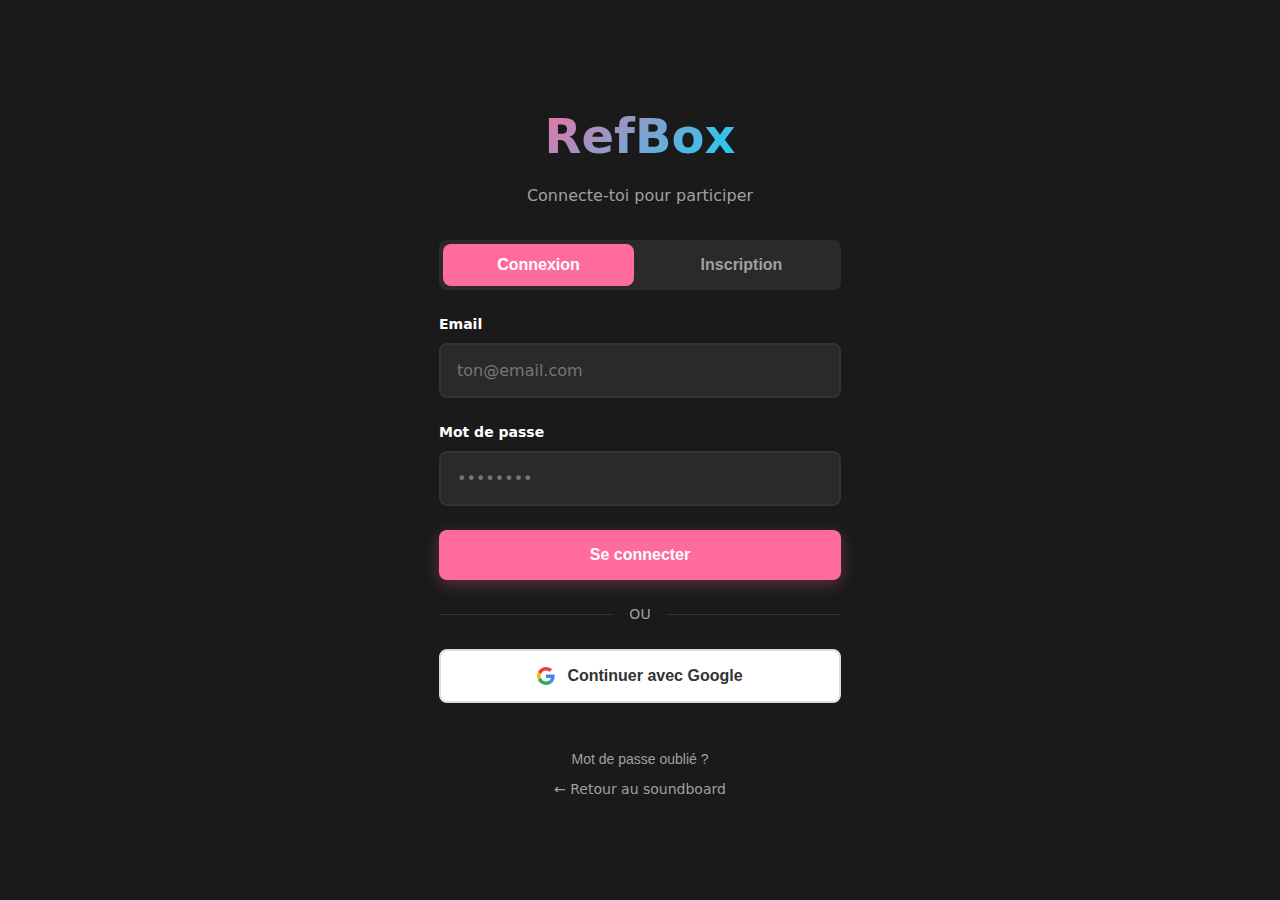
<file: login.html>
<!DOCTYPE html>
<html lang="fr">
<head>
  <meta charset="UTF-8">
  <meta name="viewport" content="width=device-width, initial-scale=1.0, viewport-fit=cover">
  <meta name="description" content="Connexion à RefBox">
  <meta name="theme-color" content="#FF6B9D">

  <!-- PWA -->
  <link rel="manifest" href="manifest.json">
  <link rel="apple-touch-icon" href="icons/icon-192.png">

  <!-- Styles -->
  <link rel="stylesheet" href="style.css">

  <title>Connexion - RefBox</title>
</head>
<body>
  <div class="login-page">
    <!-- Logo/Header -->
    <div class="login-header">
      <h1 class="login-logo">RefBox</h1>
      <p class="login-subtitle">Connecte-toi pour participer</p>
    </div>

    <!-- Messages -->
    <div id="loginMessage" class="message" style="display: none;"></div>

    <!-- Onglets Connexion / Inscription -->
    <div class="login-tabs">
      <button class="login-tab active" data-tab="signin">Connexion</button>
      <button class="login-tab" data-tab="signup">Inscription</button>
    </div>

    <!-- Formulaire de connexion -->
    <div class="login-form-container" id="signinForm">
      <form class="login-form" id="emailSigninForm">
        <div class="form-group">
          <label for="signinEmail">Email</label>
          <input
            type="email"
            id="signinEmail"
            required
            autocomplete="email"
            placeholder="ton@email.com"
          >
        </div>

        <div class="form-group">
          <label for="signinPassword">Mot de passe</label>
          <input
            type="password"
            id="signinPassword"
            required
            autocomplete="current-password"
            placeholder="••••••••"
          >
        </div>

        <button type="submit" class="login-btn">
          Se connecter
        </button>
      </form>

      <div class="login-divider">
        <span>OU</span>
      </div>

      <button class="google-btn" id="googleSigninBtn">
        <svg width="18" height="18" xmlns="http://www.w3.org/2000/svg" viewBox="0 0 48 48">
          <path fill="#EA4335" d="M24 9.5c3.54 0 6.71 1.22 9.21 3.6l6.85-6.85C35.9 2.38 30.47 0 24 0 14.62 0 6.51 5.38 2.56 13.22l7.98 6.19C12.43 13.72 17.74 9.5 24 9.5z"/>
          <path fill="#4285F4" d="M46.98 24.55c0-1.57-.15-3.09-.38-4.55H24v9.02h12.94c-.58 2.96-2.26 5.48-4.78 7.18l7.73 6c4.51-4.18 7.09-10.36 7.09-17.65z"/>
          <path fill="#FBBC05" d="M10.53 28.59c-.48-1.45-.76-2.99-.76-4.59s.27-3.14.76-4.59l-7.98-6.19C.92 16.46 0 20.12 0 24c0 3.88.92 7.54 2.56 10.78l7.97-6.19z"/>
          <path fill="#34A853" d="M24 48c6.48 0 11.93-2.13 15.89-5.81l-7.73-6c-2.15 1.45-4.92 2.3-8.16 2.3-6.26 0-11.57-4.22-13.47-9.91l-7.98 6.19C6.51 42.62 14.62 48 24 48z"/>
        </svg>
        Continuer avec Google
      </button>
    </div>

    <!-- Formulaire d'inscription -->
    <div class="login-form-container" id="signupForm" style="display: none;">
      <form class="login-form" id="emailSignupForm">
        <div class="form-group">
          <label for="signupName">Nom</label>
          <input
            type="text"
            id="signupName"
            required
            autocomplete="name"
            placeholder="Ton nom"
          >
        </div>

        <div class="form-group">
          <label for="signupEmail">Email</label>
          <input
            type="email"
            id="signupEmail"
            required
            autocomplete="email"
            placeholder="ton@email.com"
          >
        </div>

        <div class="form-group">
          <label for="signupPassword">Mot de passe</label>
          <input
            type="password"
            id="signupPassword"
            required
            autocomplete="new-password"
            placeholder="••••••••"
            minlength="6"
          >
          <small>Minimum 6 caractères</small>
        </div>

        <button type="submit" class="login-btn">
          Créer mon compte
        </button>
      </form>

      <div class="login-divider">
        <span>OU</span>
      </div>

      <button class="google-btn" id="googleSignupBtn">
        <svg width="18" height="18" xmlns="http://www.w3.org/2000/svg" viewBox="0 0 48 48">
          <path fill="#EA4335" d="M24 9.5c3.54 0 6.71 1.22 9.21 3.6l6.85-6.85C35.9 2.38 30.47 0 24 0 14.62 0 6.51 5.38 2.56 13.22l7.98 6.19C12.43 13.72 17.74 9.5 24 9.5z"/>
          <path fill="#4285F4" d="M46.98 24.55c0-1.57-.15-3.09-.38-4.55H24v9.02h12.94c-.58 2.96-2.26 5.48-4.78 7.18l7.73 6c4.51-4.18 7.09-10.36 7.09-17.65z"/>
          <path fill="#FBBC05" d="M10.53 28.59c-.48-1.45-.76-2.99-.76-4.59s.27-3.14.76-4.59l-7.98-6.19C.92 16.46 0 20.12 0 24c0 3.88.92 7.54 2.56 10.78l7.97-6.19z"/>
          <path fill="#34A853" d="M24 48c6.48 0 11.93-2.13 15.89-5.81l-7.73-6c-2.15 1.45-4.92 2.3-8.16 2.3-6.26 0-11.57-4.22-13.47-9.91l-7.98 6.19C6.51 42.62 14.62 48 24 48z"/>
        </svg>
        S'inscrire avec Google
      </button>
    </div>

    <!-- Lien mot de passe oublié -->
    <div class="login-footer">
      <button class="text-link" id="forgotPasswordBtn">Mot de passe oublié ?</button>
      <a href="index.html" class="text-link">← Retour au soundboard</a>
    </div>
  </div>

  <!-- Firebase SDK -->
  <script src="https://www.gstatic.com/firebasejs/9.22.0/firebase-app-compat.js"></script>
  <script src="https://www.gstatic.com/firebasejs/9.22.0/firebase-auth-compat.js"></script>
  <script src="https://www.gstatic.com/firebasejs/9.22.0/firebase-firestore-compat.js"></script>
  <script src="https://www.gstatic.com/firebasejs/9.22.0/firebase-storage-compat.js"></script>

  <!-- Configuration et Auth -->
  <script src="firebase-config.js"></script>
  <script src="auth.js"></script>

  <!-- Login Logic -->
  <script>
    /* ============================================
       LOGIN PAGE LOGIC
       ============================================ */

    const signinTab = document.querySelector('[data-tab="signin"]');
    const signupTab = document.querySelector('[data-tab="signup"]');
    const signinFormContainer = document.getElementById('signinForm');
    const signupFormContainer = document.getElementById('signupForm');
    const loginMessage = document.getElementById('loginMessage');

    // Vérifier si déjà connecté
    initAuthObserver((user) => {
      if (user) {
        redirectAfterLogin();
      }
    });

    /* ============================================
       ONGLETS
       ============================================ */

    signinTab.addEventListener('click', () => {
      signinTab.classList.add('active');
      signupTab.classList.remove('active');
      signinFormContainer.style.display = 'block';
      signupFormContainer.style.display = 'none';
      hideMessage();
    });

    signupTab.addEventListener('click', () => {
      signupTab.classList.add('active');
      signinTab.classList.remove('active');
      signupFormContainer.style.display = 'block';
      signinFormContainer.style.display = 'none';
      hideMessage();
    });

    /* ============================================
       CONNEXION EMAIL/PASSWORD
       ============================================ */

    document.getElementById('emailSigninForm').addEventListener('submit', async (e) => {
      e.preventDefault();

      const email = document.getElementById('signinEmail').value;
      const password = document.getElementById('signinPassword').value;

      showMessage('Connexion en cours...', 'info');

      const result = await signInWithEmail(email, password);

      if (result.success) {
        showMessage('Connexion réussie !', 'success');
        setTimeout(() => redirectAfterLogin(), 500);
      } else {
        showMessage(result.error, 'error');
      }
    });

    /* ============================================
       INSCRIPTION EMAIL/PASSWORD
       ============================================ */

    document.getElementById('emailSignupForm').addEventListener('submit', async (e) => {
      e.preventDefault();

      const name = document.getElementById('signupName').value;
      const email = document.getElementById('signupEmail').value;
      const password = document.getElementById('signupPassword').value;

      showMessage('Création du compte...', 'info');

      const result = await signUpWithEmail(email, password, name);

      if (result.success) {
        showMessage('Compte créé ! Redirection...', 'success');
        setTimeout(() => redirectAfterLogin(), 500);
      } else {
        showMessage(result.error, 'error');
      }
    });

    /* ============================================
       CONNEXION GOOGLE
       ============================================ */

    document.getElementById('googleSigninBtn').addEventListener('click', async () => {
      showMessage('Ouverture de la popup Google...', 'info');

      const result = await signInWithGoogle();

      if (result.success) {
        showMessage('Connexion réussie !', 'success');
        setTimeout(() => redirectAfterLogin(), 500);
      } else {
        showMessage(result.error, 'error');
      }
    });

    document.getElementById('googleSignupBtn').addEventListener('click', async () => {
      showMessage('Ouverture de la popup Google...', 'info');

      const result = await signInWithGoogle();

      if (result.success) {
        showMessage('Compte créé !', 'success');
        setTimeout(() => redirectAfterLogin(), 500);
      } else {
        showMessage(result.error, 'error');
      }
    });

    /* ============================================
       MOT DE PASSE OUBLIÉ
       ============================================ */

    document.getElementById('forgotPasswordBtn').addEventListener('click', async () => {
      const email = document.getElementById('signinEmail').value;

      if (!email) {
        showMessage('Entre ton email d\'abord', 'error');
        return;
      }

      showMessage('Envoi de l\'email...', 'info');

      const result = await resetPassword(email);

      if (result.success) {
        showMessage('Email de réinitialisation envoyé ! Vérifie ta boîte mail.', 'success');
      } else {
        showMessage(result.error, 'error');
      }
    });

    /* ============================================
       UTILITAIRES
       ============================================ */

    function showMessage(text, type) {
      loginMessage.textContent = text;
      loginMessage.className = `message ${type}`;
      loginMessage.style.display = 'block';
    }

    function hideMessage() {
      loginMessage.style.display = 'none';
    }

    function redirectAfterLogin() {
      // Vérifier s'il y a une redirection sauvegardée
      const redirectTo = sessionStorage.getItem('refbox_redirect_after_login');

      if (redirectTo) {
        sessionStorage.removeItem('refbox_redirect_after_login');
        window.location.href = redirectTo;
      } else {
        window.location.href = 'index.html';
      }
    }
  </script>
</body>
</html>
</file>
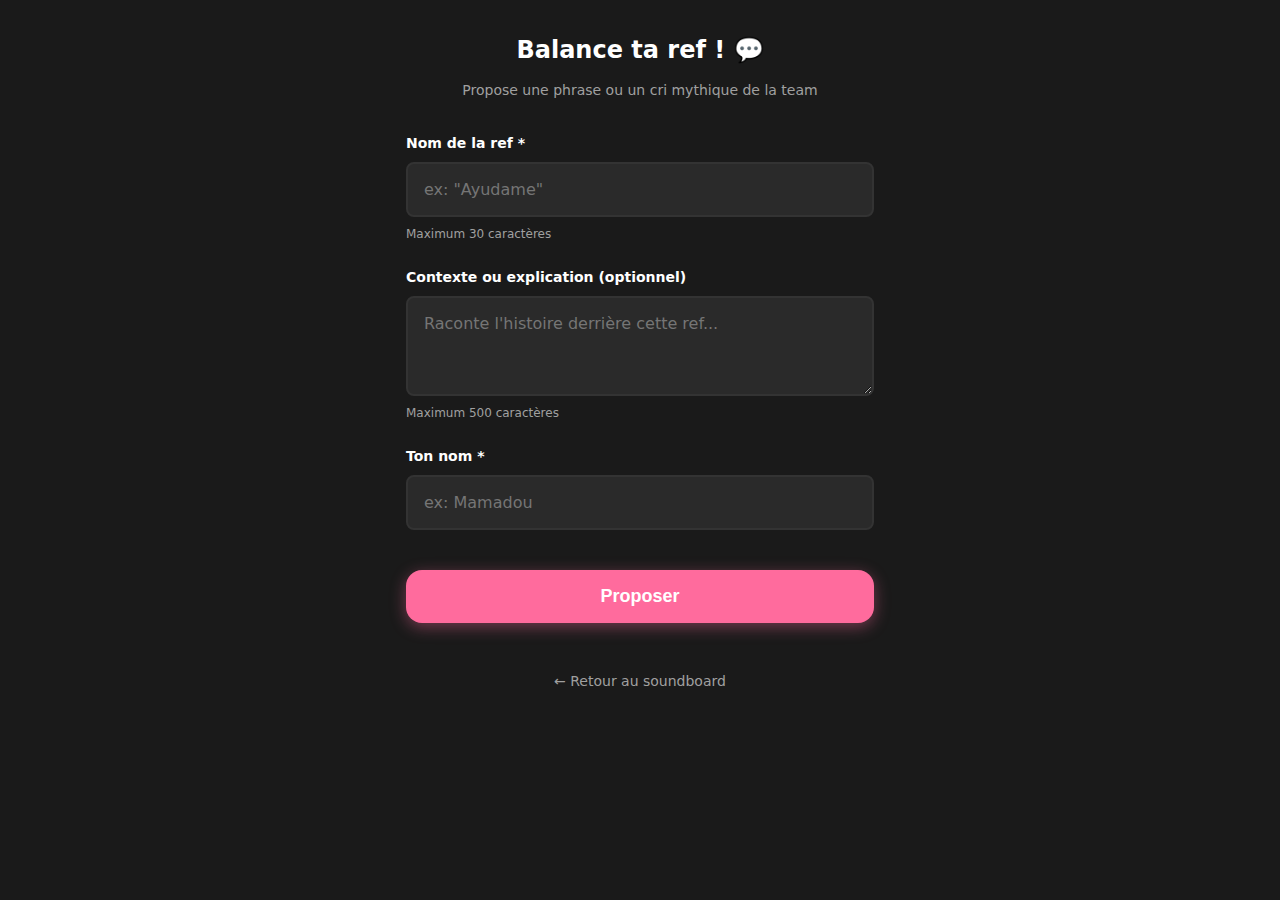
<file: propose-ref.html>
<!DOCTYPE html>
<html lang="fr">
<head>
  <meta charset="UTF-8">
  <meta name="viewport" content="width=device-width, initial-scale=1.0, viewport-fit=cover">
  <meta name="description" content="Propose une nouvelle ref pour RefBox">
  <meta name="theme-color" content="#FF6B9D">

  <!-- PWA -->
  <link rel="manifest" href="manifest.json">
  <link rel="apple-touch-icon" href="icons/icon-192.png">

  <!-- Styles -->
  <link rel="stylesheet" href="style.css">

  <title>Proposer une ref - RefBox</title>
</head>
<body>
  <div class="form-page">
    <!-- Header -->
    <div class="form-header">
      <h1>Balance ta ref ! 💬</h1>
      <p>Propose une phrase ou un cri mythique de la team</p>
    </div>

    <!-- Message de succès (caché par défaut) -->
    <div id="successMessage" class="message success" style="display: none;">
      ✓ Ref proposée avec succès ! Elle sera bientôt disponible.
    </div>

    <!-- Message d'erreur (caché par défaut) -->
    <div id="errorMessage" class="message error" style="display: none;">
      Erreur lors de l'envoi. Réessaie dans un instant.
    </div>

    <!-- Formulaire -->
    <form class="form" id="refForm" method="POST" action="https://formspree.io/f/xldpynzl">
      <!-- Champs cachés pour traçabilité -->
      <input type="hidden" id="userId" name="userId">
      <input type="hidden" id="userEmail" name="userEmail">

      <!-- Nom de la ref -->
      <div class="form-group">
        <label for="refName">Nom de la ref *</label>
        <input
          type="text"
          id="refName"
          name="refName"
          placeholder='ex: "Ayudame"'
          required
          maxlength="30"
          autocomplete="off"
        >
        <small>Maximum 30 caractères</small>
      </div>

      <!-- Contexte/Explication -->
      <div class="form-group">
        <label for="context">Contexte ou explication (optionnel)</label>
        <textarea
          id="context"
          name="context"
          placeholder="Raconte l'histoire derrière cette ref..."
          maxlength="500"
        ></textarea>
        <small>Maximum 500 caractères</small>
      </div>

      <!-- Ton nom -->
      <div class="form-group">
        <label for="userName">Ton nom *</label>
        <input
          type="text"
          id="userName"
          name="userName"
          placeholder="ex: Mamadou"
          required
          maxlength="50"
          autocomplete="name"
        >
      </div>

      <!-- Bouton submit -->
      <button type="submit" class="submit-btn" id="submitBtn">
        Proposer
      </button>

      <!-- Lien retour -->
      <a href="index.html" class="back-link">← Retour au soundboard</a>
    </form>
  </div>

  <!-- Firebase SDK -->
  <script src="https://www.gstatic.com/firebasejs/9.22.0/firebase-app-compat.js"></script>
  <script src="https://www.gstatic.com/firebasejs/9.22.0/firebase-auth-compat.js"></script>
  <script src="https://www.gstatic.com/firebasejs/9.22.0/firebase-firestore-compat.js"></script>
  <script src="https://www.gstatic.com/firebasejs/9.22.0/firebase-storage-compat.js"></script>

  <!-- Configuration et Auth -->
  <script src="firebase-config.js"></script>
  <script src="auth.js"></script>

  <script>
    /* ============================================
       GESTION DU FORMULAIRE
       ============================================ */

    const form = document.getElementById('refForm');
    const submitBtn = document.getElementById('submitBtn');
    const successMessage = document.getElementById('successMessage');
    const errorMessage = document.getElementById('errorMessage');

    // Vérifier l'authentification au chargement
    initAuthObserver((user) => {
      if (!user) {
        // Rediriger vers login si pas connecté
        window.location.href = 'login.html';
        return;
      }

      // Pré-remplir les champs utilisateur
      const userInfo = getUserInfo();
      if (userInfo) {
        document.getElementById('userId').value = userInfo.uid;
        document.getElementById('userEmail').value = userInfo.email;
        document.getElementById('userName').value = userInfo.displayName;
      }
    });

    // Validation en temps réel
    const refNameInput = document.getElementById('refName');
    const userNameInput = document.getElementById('userName');

    // Empêcher les caractères spéciaux dans le nom de la ref
    refNameInput.addEventListener('input', (e) => {
      // Limiter la longueur
      if (e.target.value.length > 30) {
        e.target.value = e.target.value.slice(0, 30);
      }
    });

    // Soumission du formulaire
    form.addEventListener('submit', async (e) => {
      e.preventDefault();

      // Validation
      if (!refNameInput.value.trim() || !userNameInput.value.trim()) {
        showError('Merci de remplir tous les champs obligatoires');
        return;
      }

      // Désactiver le bouton pendant l'envoi
      submitBtn.disabled = true;
      submitBtn.innerHTML = '<span class="loading"></span> Envoi en cours...';

      // Cacher les messages précédents
      successMessage.style.display = 'none';
      errorMessage.style.display = 'none';

      try {
        // Envoyer les données à Formspree
        const formData = new FormData(form);
        const response = await fetch(form.action, {
          method: 'POST',
          body: formData,
          headers: {
            'Accept': 'application/json'
          }
        });

        if (response.ok) {
          // Succès
          showSuccess();

          // Réinitialiser le formulaire
          form.reset();

          // Rediriger vers l'accueil après 3 secondes
          setTimeout(() => {
            window.location.href = 'index.html';
          }, 3000);
        } else {
          throw new Error('Erreur serveur');
        }
      } catch (error) {
        console.error('Erreur:', error);
        showError('Une erreur est survenue. Réessaie dans un instant.');
      } finally {
        // Réactiver le bouton
        submitBtn.disabled = false;
        submitBtn.innerHTML = 'Proposer';
      }
    });

    // Afficher le message de succès
    function showSuccess() {
      successMessage.style.display = 'block';
      errorMessage.style.display = 'none';

      // Scroll vers le haut pour voir le message
      window.scrollTo({ top: 0, behavior: 'smooth' });
    }

    // Afficher le message d'erreur
    function showError(message) {
      errorMessage.textContent = message;
      errorMessage.style.display = 'block';
      successMessage.style.display = 'none';

      // Scroll vers le haut pour voir le message
      window.scrollTo({ top: 0, behavior: 'smooth' });
    }

    // Sauvegarder le nom de l'utilisateur dans localStorage
    const savedUserName = localStorage.getItem('refbox_username');
    if (savedUserName) {
      userNameInput.value = savedUserName;
    }

    // Sauvegarder le nom à chaque modification
    userNameInput.addEventListener('blur', () => {
      if (userNameInput.value.trim()) {
        localStorage.setItem('refbox_username', userNameInput.value.trim());
      }
    });
  </script>
</body>
</html>
</file>
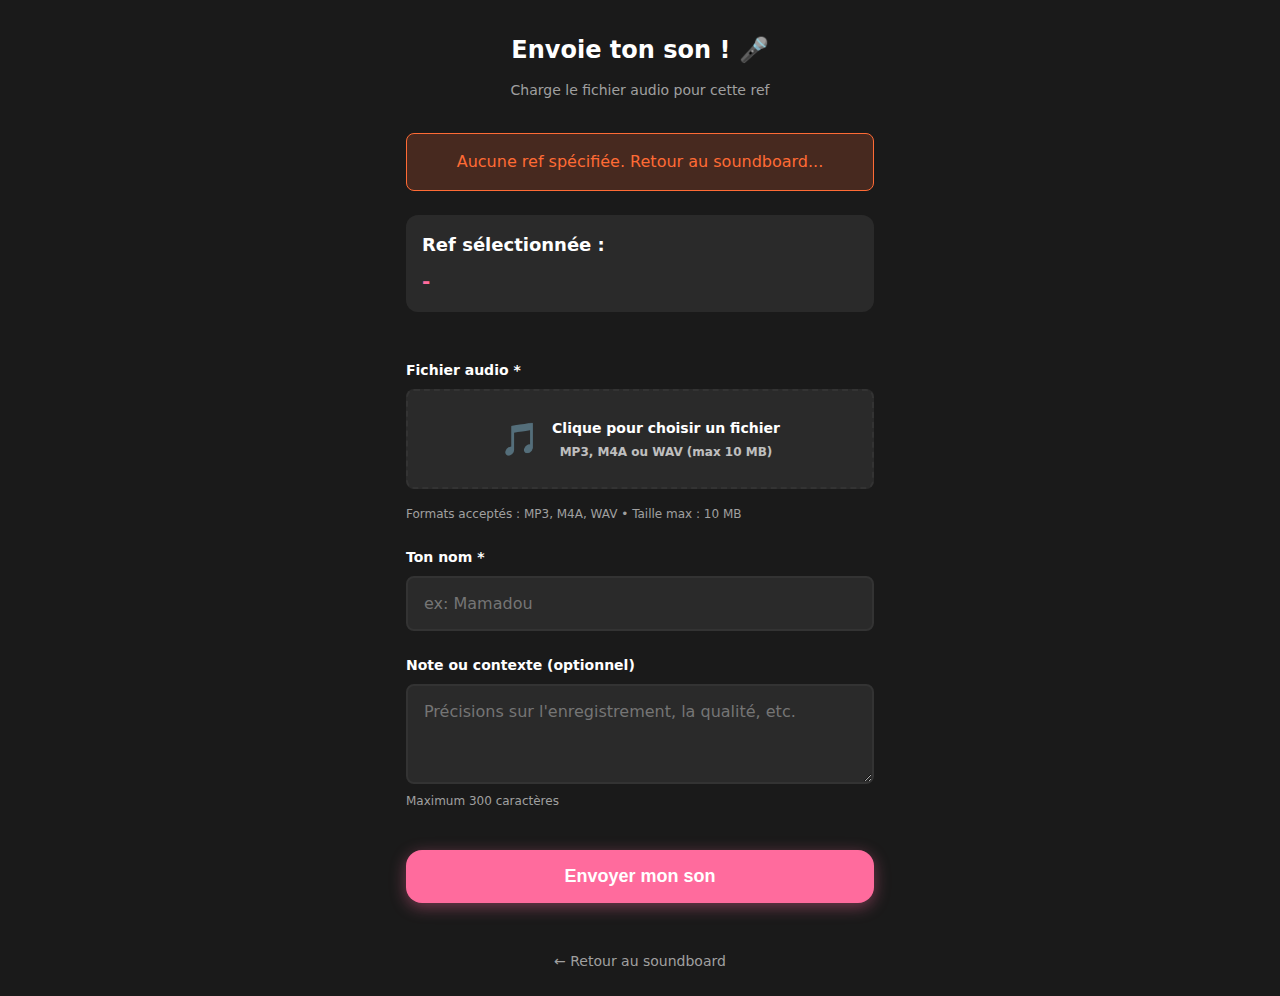
<file: propose-son.html>
<!DOCTYPE html>
<html lang="fr">
<head>
  <meta charset="UTF-8">
  <meta name="viewport" content="width=device-width, initial-scale=1.0, viewport-fit=cover">
  <meta name="description" content="Propose un son pour une ref">
  <meta name="theme-color" content="#FF6B9D">

  <!-- PWA -->
  <link rel="manifest" href="manifest.json">
  <link rel="apple-touch-icon" href="icons/icon-192.png">

  <!-- Styles -->
  <link rel="stylesheet" href="style.css">

  <title>Proposer un son - RefBox</title>
</head>
<body>
  <div class="form-page">
    <!-- Header -->
    <div class="form-header">
      <h1>Envoie ton son ! 🎤</h1>
      <p id="refInfo">Charge le fichier audio pour cette ref</p>
    </div>

    <!-- Message de succès (caché par défaut) -->
    <div id="successMessage" class="message success" style="display: none;">
      ✓ Son proposé avec succès ! Il sera bientôt en ligne.
    </div>

    <!-- Message d'erreur (caché par défaut) -->
    <div id="errorMessage" class="message error" style="display: none;">
      Erreur lors de l'envoi. Vérifie le fichier et réessaie.
    </div>

    <!-- Formulaire -->
    <form class="form" id="sonForm" method="POST" action="https://formspree.io/f/xeorbknp" enctype="multipart/form-data">
      <!-- Nom de la ref (hidden, pré-rempli) -->
      <input type="hidden" id="refId" name="refId" required>

      <div style="padding: 16px; background: var(--bg-secondary); border-radius: 12px; margin-bottom: 24px;">
        <strong style="font-size: 18px;">Ref sélectionnée :</strong>
        <div id="refName" style="font-size: 20px; color: var(--color-1); margin-top: 8px; font-weight: bold;">
          -
        </div>
      </div>

      <!-- Upload fichier audio -->
      <div class="form-group">
        <label for="audioFile">Fichier audio *</label>
        <div class="file-input-wrapper">
          <label for="audioFile" class="file-input-label" id="fileLabel">
            <span style="font-size: 32px;">🎵</span>
            <div>
              <div style="font-weight: 600; margin-bottom: 4px;">Clique pour choisir un fichier</div>
              <div style="font-size: 12px; opacity: 0.7;">MP3, M4A ou WAV (max 10 MB)</div>
            </div>
          </label>
          <input
            type="file"
            id="audioFile"
            name="audioFile"
            class="file-input"
            accept=".mp3,.m4a,.wav,audio/mpeg,audio/mp4,audio/wav"
            required
          >
          <div id="fileName" class="file-name"></div>
        </div>
        <small>Formats acceptés : MP3, M4A, WAV • Taille max : 10 MB</small>
      </div>

      <!-- Ton nom -->
      <div class="form-group">
        <label for="userName">Ton nom *</label>
        <input
          type="text"
          id="userName"
          name="userName"
          placeholder="ex: Mamadou"
          required
          maxlength="50"
          autocomplete="name"
        >
      </div>

      <!-- Note/Contexte -->
      <div class="form-group">
        <label for="note">Note ou contexte (optionnel)</label>
        <textarea
          id="note"
          name="note"
          placeholder="Précisions sur l'enregistrement, la qualité, etc."
          maxlength="300"
        ></textarea>
        <small>Maximum 300 caractères</small>
      </div>

      <!-- Bouton submit -->
      <button type="submit" class="submit-btn" id="submitBtn">
        Envoyer mon son
      </button>

      <!-- Lien retour -->
      <a href="index.html" class="back-link">← Retour au soundboard</a>
    </form>
  </div>

  <script>
    /* ============================================
       GESTION DU FORMULAIRE
       ============================================ */

    const form = document.getElementById('sonForm');
    const submitBtn = document.getElementById('submitBtn');
    const successMessage = document.getElementById('successMessage');
    const errorMessage = document.getElementById('errorMessage');
    const fileInput = document.getElementById('audioFile');
    const fileLabel = document.getElementById('fileLabel');
    const fileName = document.getElementById('fileName');
    const refIdInput = document.getElementById('refId');
    const refNameDisplay = document.getElementById('refName');
    const refInfo = document.getElementById('refInfo');

    // Taille max en bytes (10 MB)
    const MAX_FILE_SIZE = 10 * 1024 * 1024;

    /* ============================================
       RÉCUPÉRATION DU PARAMÈTRE URL
       ============================================ */

    // Récupérer le paramètre ?ref= depuis l'URL
    const urlParams = new URLSearchParams(window.location.search);
    const refParam = urlParams.get('ref');

    if (!refParam) {
      // Si pas de paramètre, rediriger vers l'accueil
      showError('Aucune ref spécifiée. Retour au soundboard...');
      setTimeout(() => {
        window.location.href = 'index.html';
      }, 2000);
    } else {
      // Charger les infos de la ref depuis refs.json
      loadRefInfo(refParam);
    }

    // Charger les infos de la ref
    async function loadRefInfo(refId) {
      try {
        const response = await fetch(`refs.json?t=${Date.now()}`);
        if (!response.ok) throw new Error('Impossible de charger les refs');

        const data = await response.json();
        const ref = data.refs.find(r => r.id === refId);

        if (ref) {
          // Afficher le nom de la ref
          refNameDisplay.textContent = ref.name;
          refInfo.textContent = `Propose un son pour : ${ref.name}`;
          refIdInput.value = ref.id;
        } else {
          throw new Error('Ref non trouvée');
        }
      } catch (error) {
        console.error('Erreur:', error);
        showError('Ref introuvable. Retour au soundboard...');
        setTimeout(() => {
          window.location.href = 'index.html';
        }, 2000);
      }
    }

    /* ============================================
       GESTION DU FICHIER
       ============================================ */

    // Changement de fichier
    fileInput.addEventListener('change', (e) => {
      const file = e.target.files[0];

      if (!file) {
        resetFileInput();
        return;
      }

      // Validation de la taille
      if (file.size > MAX_FILE_SIZE) {
        showError(`Le fichier est trop volumineux (${(file.size / 1024 / 1024).toFixed(1)} MB). Maximum : 10 MB.`);
        resetFileInput();
        return;
      }

      // Validation du format
      const validFormats = ['audio/mpeg', 'audio/mp3', 'audio/mp4', 'audio/x-m4a', 'audio/wav', 'audio/wave'];
      const fileExtension = file.name.split('.').pop().toLowerCase();
      const validExtensions = ['mp3', 'm4a', 'wav'];

      if (!validFormats.includes(file.type) && !validExtensions.includes(fileExtension)) {
        showError('Format de fichier non valide. Utilise MP3, M4A ou WAV.');
        resetFileInput();
        return;
      }

      // Afficher le nom du fichier
      fileName.textContent = `✓ ${file.name} (${(file.size / 1024 / 1024).toFixed(2)} MB)`;
      fileLabel.classList.add('has-file');

      // Cacher les messages d'erreur
      errorMessage.style.display = 'none';
    });

    // Réinitialiser l'input fichier
    function resetFileInput() {
      fileInput.value = '';
      fileName.textContent = '';
      fileLabel.classList.remove('has-file');
    }

    /* ============================================
       SOUMISSION DU FORMULAIRE
       ============================================ */

    form.addEventListener('submit', async (e) => {
      e.preventDefault();

      // Validation
      const file = fileInput.files[0];
      const userName = document.getElementById('userName').value.trim();

      if (!file) {
        showError('Merci de sélectionner un fichier audio');
        return;
      }

      if (!userName) {
        showError('Merci d\'indiquer ton nom');
        return;
      }

      if (file.size > MAX_FILE_SIZE) {
        showError('Le fichier est trop volumineux (max 10 MB)');
        return;
      }

      // Désactiver le bouton pendant l'envoi
      submitBtn.disabled = true;
      submitBtn.innerHTML = '<span class="loading"></span> Envoi en cours...';

      // Cacher les messages précédents
      successMessage.style.display = 'none';
      errorMessage.style.display = 'none';

      try {
        // Envoyer les données à Formspree
        const formData = new FormData(form);
        const response = await fetch(form.action, {
          method: 'POST',
          body: formData,
          headers: {
            'Accept': 'application/json'
          }
        });

        if (response.ok) {
          // Succès
          showSuccess();

          // Réinitialiser le formulaire
          form.reset();
          resetFileInput();

          // Rediriger vers l'accueil après 3 secondes
          setTimeout(() => {
            window.location.href = 'index.html';
          }, 3000);
        } else {
          throw new Error('Erreur serveur');
        }
      } catch (error) {
        console.error('Erreur:', error);
        showError('Une erreur est survenue. Vérifie ta connexion et réessaie.');
      } finally {
        // Réactiver le bouton
        submitBtn.disabled = false;
        submitBtn.innerHTML = 'Envoyer mon son';
      }
    });

    /* ============================================
       UTILITAIRES
       ============================================ */

    // Afficher le message de succès
    function showSuccess() {
      successMessage.style.display = 'block';
      errorMessage.style.display = 'none';
      window.scrollTo({ top: 0, behavior: 'smooth' });
    }

    // Afficher le message d'erreur
    function showError(message) {
      errorMessage.textContent = message;
      errorMessage.style.display = 'block';
      successMessage.style.display = 'none';
      window.scrollTo({ top: 0, behavior: 'smooth' });
    }

    // Sauvegarder le nom de l'utilisateur
    const savedUserName = localStorage.getItem('refbox_username');
    if (savedUserName) {
      document.getElementById('userName').value = savedUserName;
    }

    document.getElementById('userName').addEventListener('blur', (e) => {
      if (e.target.value.trim()) {
        localStorage.setItem('refbox_username', e.target.value.trim());
      }
    });
  </script>
</body>
</html>
</file>
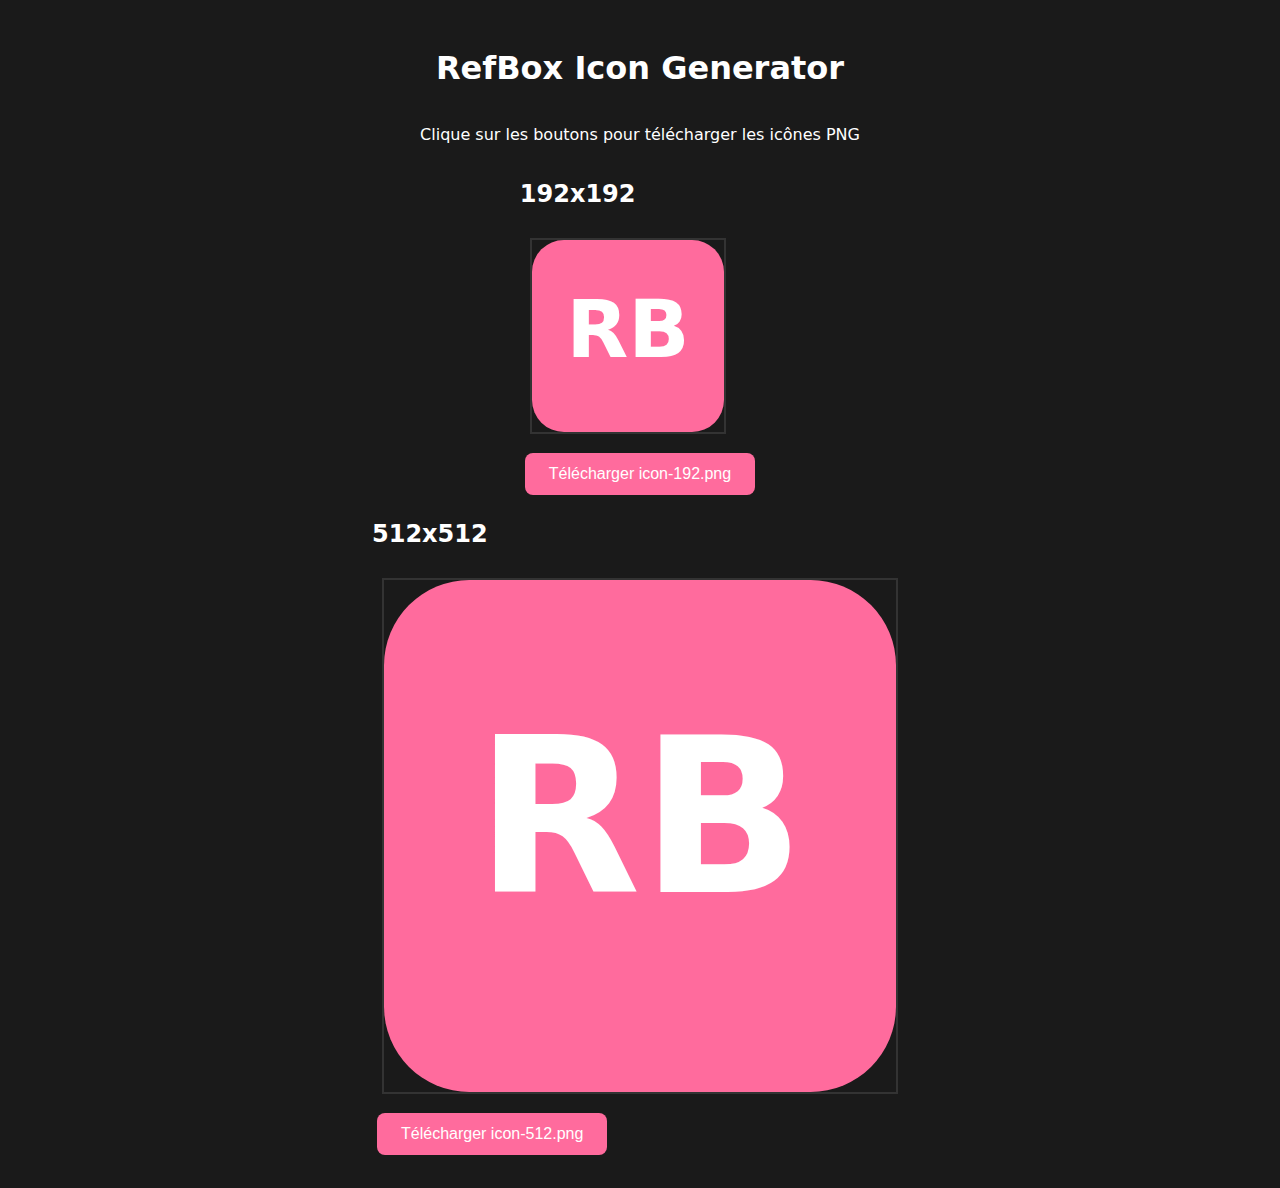
<file: icons/icon-generator.html>
<!DOCTYPE html>
<html>
<head>
  <meta charset="UTF-8">
  <title>Icon Generator - RefBox</title>
  <style>
    body { font-family: system-ui; padding: 20px; background: #1a1a1a; color: white; }
    canvas { border: 2px solid #333; margin: 10px; }
    button { padding: 12px 24px; background: #FF6B9D; color: white; border: none;
             border-radius: 8px; cursor: pointer; font-size: 16px; margin: 5px; }
    button:hover { background: #ff5088; }
    .container { display: flex; flex-direction: column; align-items: center; }
  </style>
</head>
<body>
  <div class="container">
    <h1>RefBox Icon Generator</h1>
    <p>Clique sur les boutons pour télécharger les icônes PNG</p>

    <div>
      <h2>192x192</h2>
      <canvas id="canvas192" width="192" height="192"></canvas>
      <br>
      <button onclick="downloadIcon(192)">Télécharger icon-192.png</button>
    </div>

    <div>
      <h2>512x512</h2>
      <canvas id="canvas512" width="512" height="512"></canvas>
      <br>
      <button onclick="downloadIcon(512)">Télécharger icon-512.png</button>
    </div>
  </div>

  <script>
    // Fonction pour dessiner l'icône sur un canvas
    function drawIcon(canvas, size) {
      const ctx = canvas.getContext('2d');
      const borderRadius = size / 6;

      // Fond coloré avec coins arrondis
      ctx.fillStyle = '#FF6B9D';
      ctx.beginPath();
      ctx.roundRect(0, 0, size, size, borderRadius);
      ctx.fill();

      // Texte RB
      ctx.fillStyle = 'white';
      ctx.font = `bold ${size * 0.42}px system-ui, -apple-system, sans-serif`;
      ctx.textAlign = 'center';
      ctx.textBaseline = 'middle';
      ctx.fillText('RB', size / 2, size / 2);
    }

    // Fonction pour télécharger l'icône
    function downloadIcon(size) {
      const canvas = document.getElementById(`canvas${size}`);
      canvas.toBlob((blob) => {
        const url = URL.createObjectURL(blob);
        const a = document.createElement('a');
        a.href = url;
        a.download = `icon-${size}.png`;
        a.click();
        URL.revokeObjectURL(url);
      });
    }

    // Dessiner les icônes au chargement
    window.addEventListener('load', () => {
      drawIcon(document.getElementById('canvas192'), 192);
      drawIcon(document.getElementById('canvas512'), 512);
    });
  </script>
</body>
</html>
</file>
<file: style.css>
/* ============================================
   REFBOX - Style Mobile-First
   ============================================ */

/* Variables CSS */
:root {
  /* Palette de couleurs */
  --color-1: #FF6B9D;
  --color-2: #FFC837;
  --color-3: #00D9FF;
  --color-4: #C724B1;
  --color-5: #4ADE80;
  --color-6: #FF6B35;

  /* Couleurs système */
  --bg-primary: #1a1a1a;
  --bg-secondary: #2a2a2a;
  --text-primary: #ffffff;
  --text-secondary: #a0a0a0;
  --shadow: rgba(0, 0, 0, 0.3);

  /* Spacing */
  --spacing-xs: 8px;
  --spacing-sm: 12px;
  --spacing-md: 16px;
  --spacing-lg: 24px;
  --spacing-xl: 32px;

  /* Tailles */
  --header-height: 60px;
  --button-min-height: 80px;
  --border-radius: 16px;
  --border-radius-sm: 8px;

  /* Transitions */
  --transition-fast: 200ms ease;
}

/* Reset & Base */
* {
  margin: 0;
  padding: 0;
  box-sizing: border-box;
}

body {
  font-family: system-ui, -apple-system, BlinkMacSystemFont, 'Segoe UI', sans-serif;
  font-size: 16px;
  line-height: 1.5;
  color: var(--text-primary);
  background: var(--bg-primary);
  overflow-x: hidden;
  -webkit-font-smoothing: antialiased;
  -moz-osx-font-smoothing: grayscale;
}

/* Header */
.header {
  position: fixed;
  top: 0;
  left: 0;
  right: 0;
  height: var(--header-height);
  background: var(--bg-secondary);
  display: flex;
  align-items: center;
  justify-content: space-between;
  padding: 0 var(--spacing-md);
  z-index: 100;
  box-shadow: 0 2px 8px var(--shadow);
}

.header h1 {
  font-size: 20px;
  font-weight: bold;
  background: linear-gradient(135deg, var(--color-1), var(--color-3));
  -webkit-background-clip: text;
  -webkit-text-fill-color: transparent;
  background-clip: text;
}

.menu-btn {
  background: none;
  border: none;
  color: var(--text-primary);
  font-size: 28px;
  cursor: pointer;
  padding: var(--spacing-xs);
  display: flex;
  align-items: center;
  justify-content: center;
  transition: transform var(--transition-fast);
  line-height: 1;
}

.menu-btn:hover {
  transform: scale(1.1);
}

.menu-btn:active {
  transform: scale(0.95);
}

/* Main Content */
.main-content {
  padding: calc(var(--header-height) + var(--spacing-md)) var(--spacing-md) 100px;
  min-height: 100vh;
}

/* Grille de refs */
.refs-grid {
  display: grid;
  grid-template-columns: repeat(2, 1fr);
  gap: var(--spacing-sm);
  margin-bottom: var(--spacing-lg);
}

/* Bouton de ref */
.ref-btn {
  min-height: var(--button-min-height);
  border: none;
  border-radius: var(--border-radius);
  padding: var(--spacing-md);
  cursor: pointer;
  display: flex;
  flex-direction: column;
  align-items: center;
  justify-content: center;
  gap: var(--spacing-xs);
  font-size: 16px;
  font-weight: bold;
  color: white;
  text-align: center;
  transition: transform var(--transition-fast), box-shadow var(--transition-fast);
  box-shadow: 0 4px 12px var(--shadow);
  position: relative;
  overflow: hidden;
}

.ref-btn:hover {
  box-shadow: 0 6px 16px var(--shadow);
}

.ref-btn:active {
  transform: scale(0.95);
}

/* Bouton avec son (couleur pleine) */
.ref-btn.has-sound {
  background: var(--ref-color);
}

/* Bouton sans son (dégradé + badge) */
.ref-btn.no-sound {
  background: linear-gradient(135deg, var(--ref-color) 0%, rgba(26, 26, 26, 0.8) 100%);
  border: 2px solid var(--ref-color);
}

.ref-btn .badge {
  font-size: 24px;
  margin-bottom: var(--spacing-xs);
}

.ref-btn .ref-name {
  font-size: 16px;
  line-height: 1.2;
  word-break: break-word;
}

.ref-btn .ref-status {
  font-size: 12px;
  font-weight: normal;
  opacity: 0.8;
  margin-top: 4px;
}

/* État vide */
.empty-state {
  text-align: center;
  padding: var(--spacing-xl);
  color: var(--text-secondary);
}

.empty-state h2 {
  font-size: 18px;
  margin-bottom: var(--spacing-md);
  color: var(--text-primary);
}

.empty-state p {
  margin-bottom: var(--spacing-lg);
  font-size: 14px;
}

/* Footer / CTA */
.footer {
  position: fixed;
  bottom: 0;
  left: 0;
  right: 0;
  padding: var(--spacing-md);
  background: linear-gradient(to top, var(--bg-primary) 0%, transparent 100%);
  z-index: 50;
}

.cta-btn {
  width: 100%;
  padding: var(--spacing-md);
  background: var(--color-1);
  color: white;
  border: none;
  border-radius: var(--border-radius);
  font-size: 18px;
  font-weight: bold;
  cursor: pointer;
  display: flex;
  align-items: center;
  justify-content: center;
  gap: var(--spacing-xs);
  transition: all var(--transition-fast);
  box-shadow: 0 4px 16px rgba(255, 107, 157, 0.4);
}

.cta-btn:hover {
  background: #ff5088;
  transform: translateY(-2px);
  box-shadow: 0 6px 20px rgba(255, 107, 157, 0.5);
}

.cta-btn:active {
  transform: scale(0.98);
}

/* Modal Menu */
.modal-overlay {
  position: fixed;
  top: 0;
  left: 0;
  right: 0;
  bottom: 0;
  background: rgba(0, 0, 0, 0.8);
  backdrop-filter: blur(4px);
  z-index: 200;
  display: none;
  align-items: center;
  justify-content: center;
  padding: var(--spacing-md);
}

.modal-overlay.active {
  display: flex;
}

.modal {
  background: var(--bg-secondary);
  border-radius: var(--border-radius);
  padding: var(--spacing-lg);
  max-width: 400px;
  width: 100%;
  box-shadow: 0 8px 32px var(--shadow);
}

.modal-header {
  display: flex;
  align-items: center;
  justify-content: space-between;
  margin-bottom: var(--spacing-lg);
}

.modal-header h2 {
  font-size: 20px;
}

.close-btn {
  background: none;
  border: none;
  color: var(--text-primary);
  font-size: 28px;
  cursor: pointer;
  padding: 4px;
  display: flex;
  align-items: center;
  justify-content: center;
  transition: transform var(--transition-fast);
}

.close-btn:hover {
  transform: scale(1.1);
}

.modal-menu {
  display: flex;
  flex-direction: column;
  gap: var(--spacing-sm);
}

.modal-menu button {
  padding: var(--spacing-md);
  background: var(--bg-primary);
  color: var(--text-primary);
  border: 1px solid #333;
  border-radius: var(--border-radius-sm);
  font-size: 16px;
  cursor: pointer;
  text-align: left;
  transition: all var(--transition-fast);
}

.modal-menu button:hover {
  background: #333;
  border-color: var(--color-1);
}

/* Formulaires */
.form-page {
  padding: var(--spacing-lg) var(--spacing-md);
  max-width: 500px;
  margin: 0 auto;
  min-height: 100vh;
  display: flex;
  flex-direction: column;
}

.form-header {
  text-align: center;
  margin-bottom: var(--spacing-xl);
}

.form-header h1 {
  font-size: 24px;
  margin-bottom: var(--spacing-sm);
}

.form-header p {
  color: var(--text-secondary);
  font-size: 14px;
}

.form {
  display: flex;
  flex-direction: column;
  gap: var(--spacing-lg);
  flex: 1;
}

.form-group {
  display: flex;
  flex-direction: column;
  gap: var(--spacing-xs);
}

.form-group label {
  font-size: 14px;
  font-weight: 600;
  color: var(--text-primary);
}

.form-group input,
.form-group textarea {
  padding: var(--spacing-md);
  background: var(--bg-secondary);
  color: var(--text-primary);
  border: 2px solid #333;
  border-radius: var(--border-radius-sm);
  font-size: 16px;
  font-family: inherit;
  transition: border-color var(--transition-fast);
}

.form-group input:focus,
.form-group textarea:focus {
  outline: none;
  border-color: var(--color-1);
}

.form-group textarea {
  min-height: 100px;
  resize: vertical;
}

.form-group small {
  font-size: 12px;
  color: var(--text-secondary);
}

.file-input-wrapper {
  position: relative;
}

.file-input-label {
  display: flex;
  align-items: center;
  justify-content: center;
  gap: var(--spacing-sm);
  padding: var(--spacing-lg);
  background: var(--bg-secondary);
  border: 2px dashed #333;
  border-radius: var(--border-radius-sm);
  cursor: pointer;
  transition: all var(--transition-fast);
  text-align: center;
}

.file-input-label:hover {
  border-color: var(--color-1);
  background: #2a2a2a;
}

.file-input-label.has-file {
  border-style: solid;
  border-color: var(--color-5);
  background: rgba(74, 222, 128, 0.1);
}

.file-input {
  display: none;
}

.file-name {
  font-size: 14px;
  color: var(--text-secondary);
  margin-top: var(--spacing-xs);
  word-break: break-all;
}

.submit-btn {
  padding: var(--spacing-md);
  background: var(--color-1);
  color: white;
  border: none;
  border-radius: var(--border-radius);
  font-size: 18px;
  font-weight: bold;
  cursor: pointer;
  transition: all var(--transition-fast);
  box-shadow: 0 4px 16px rgba(255, 107, 157, 0.4);
  margin-top: var(--spacing-md);
}

.submit-btn:hover:not(:disabled) {
  background: #ff5088;
  transform: translateY(-2px);
  box-shadow: 0 6px 20px rgba(255, 107, 157, 0.5);
}

.submit-btn:active:not(:disabled) {
  transform: scale(0.98);
}

.submit-btn:disabled {
  opacity: 0.5;
  cursor: not-allowed;
}

.back-link {
  display: inline-block;
  color: var(--text-secondary);
  text-decoration: none;
  font-size: 14px;
  margin-top: var(--spacing-lg);
  transition: color var(--transition-fast);
  text-align: center;
}

.back-link:hover {
  color: var(--color-1);
}

/* Messages de succès/erreur */
.message {
  padding: var(--spacing-md);
  border-radius: var(--border-radius-sm);
  margin-bottom: var(--spacing-lg);
  text-align: center;
  animation: slideIn 0.3s ease;
}

.message.success {
  background: rgba(74, 222, 128, 0.2);
  border: 1px solid var(--color-5);
  color: var(--color-5);
}

.message.error {
  background: rgba(255, 107, 53, 0.2);
  border: 1px solid var(--color-6);
  color: var(--color-6);
}

@keyframes slideIn {
  from {
    opacity: 0;
    transform: translateY(-10px);
  }
  to {
    opacity: 1;
    transform: translateY(0);
  }
}

/* Animations */
@keyframes pulse {
  0%, 100% {
    transform: scale(1);
  }
  50% {
    transform: scale(1.05);
  }
}

.playing {
  animation: pulse 0.3s ease;
}

/* Loading */
.loading {
  display: inline-block;
  width: 20px;
  height: 20px;
  border: 3px solid rgba(255, 255, 255, 0.3);
  border-top-color: white;
  border-radius: 50%;
  animation: spin 0.8s linear infinite;
}

@keyframes spin {
  to {
    transform: rotate(360deg);
  }
}

/* Responsive */
@media (min-width: 640px) {
  .refs-grid {
    grid-template-columns: repeat(3, 1fr);
    gap: var(--spacing-md);
  }

  .form-page {
    padding-top: var(--spacing-xl);
  }
}

@media (min-width: 1024px) {
  .refs-grid {
    grid-template-columns: repeat(4, 1fr);
  }

  .main-content {
    max-width: 1200px;
    margin: 0 auto;
  }

  .ref-btn {
    min-height: 100px;
    font-size: 18px;
  }
}

/* Accessibilité */
@media (prefers-reduced-motion: reduce) {
  *,
  *::before,
  *::after {
    animation-duration: 0.01ms !important;
    animation-iteration-count: 1 !important;
    transition-duration: 0.01ms !important;
  }
}

/* iOS Safari fixes */
@supports (-webkit-touch-callout: none) {
  body {
    min-height: -webkit-fill-available;
  }

  .main-content {
    padding-bottom: calc(100px + env(safe-area-inset-bottom));
  }

  .footer {
    padding-bottom: calc(var(--spacing-md) + env(safe-area-inset-bottom));
  }
}

/* ============================================
   LOGIN PAGE
   ============================================ */

.login-page {
  min-height: 100vh;
  display: flex;
  flex-direction: column;
  align-items: center;
  justify-content: center;
  padding: var(--spacing-lg);
  max-width: 450px;
  margin: 0 auto;
}

.login-header {
  text-align: center;
  margin-bottom: var(--spacing-xl);
}

.login-logo {
  font-size: 48px;
  font-weight: bold;
  background: linear-gradient(135deg, var(--color-1), var(--color-3));
  -webkit-background-clip: text;
  -webkit-text-fill-color: transparent;
  background-clip: text;
  margin-bottom: var(--spacing-sm);
}

.login-subtitle {
  color: var(--text-secondary);
  font-size: 16px;
}

/* Onglets */
.login-tabs {
  display: flex;
  gap: var(--spacing-sm);
  margin-bottom: var(--spacing-lg);
  width: 100%;
  background: var(--bg-secondary);
  padding: 4px;
  border-radius: var(--border-radius-sm);
}

.login-tab {
  flex: 1;
  padding: var(--spacing-sm);
  background: transparent;
  color: var(--text-secondary);
  border: none;
  border-radius: var(--border-radius-sm);
  font-size: 16px;
  font-weight: 600;
  cursor: pointer;
  transition: all var(--transition-fast);
}

.login-tab:hover {
  color: var(--text-primary);
}

.login-tab.active {
  background: var(--color-1);
  color: white;
}

/* Formulaires de login */
.login-form-container {
  width: 100%;
  margin-bottom: var(--spacing-lg);
}

.login-form {
  display: flex;
  flex-direction: column;
  gap: var(--spacing-lg);
  margin-bottom: var(--spacing-lg);
}

/* Boutons de login */
.login-btn {
  width: 100%;
  padding: var(--spacing-md);
  background: var(--color-1);
  color: white;
  border: none;
  border-radius: var(--border-radius-sm);
  font-size: 16px;
  font-weight: bold;
  cursor: pointer;
  transition: all var(--transition-fast);
  box-shadow: 0 4px 16px rgba(255, 107, 157, 0.3);
}

.login-btn:hover {
  background: #ff5088;
  transform: translateY(-2px);
  box-shadow: 0 6px 20px rgba(255, 107, 157, 0.4);
}

.login-btn:active {
  transform: scale(0.98);
}

/* Bouton Google */
.google-btn {
  width: 100%;
  padding: var(--spacing-md);
  background: white;
  color: #333;
  border: 2px solid #ddd;
  border-radius: var(--border-radius-sm);
  font-size: 16px;
  font-weight: 600;
  cursor: pointer;
  display: flex;
  align-items: center;
  justify-content: center;
  gap: var(--spacing-sm);
  transition: all var(--transition-fast);
}

.google-btn:hover {
  background: #f8f8f8;
  border-color: #bbb;
  transform: translateY(-1px);
  box-shadow: 0 2px 8px rgba(0, 0, 0, 0.1);
}

.google-btn:active {
  transform: scale(0.98);
}

/* Séparateur */
.login-divider {
  display: flex;
  align-items: center;
  gap: var(--spacing-md);
  margin: var(--spacing-lg) 0;
  color: var(--text-secondary);
  font-size: 14px;
}

.login-divider::before,
.login-divider::after {
  content: '';
  flex: 1;
  height: 1px;
  background: #333;
}

/* Footer */
.login-footer {
  display: flex;
  flex-direction: column;
  align-items: center;
  gap: var(--spacing-sm);
  width: 100%;
  margin-top: var(--spacing-lg);
}

.text-link {
  background: none;
  border: none;
  color: var(--text-secondary);
  font-size: 14px;
  cursor: pointer;
  text-decoration: none;
  transition: color var(--transition-fast);
}

.text-link:hover {
  color: var(--color-1);
  text-decoration: underline;
}

/* Message info */
.message.info {
  background: rgba(0, 217, 255, 0.2);
  border: 1px solid var(--color-3);
  color: var(--color-3);
}

/* User info dans header */
.user-info {
  display: flex;
  align-items: center;
  gap: var(--spacing-xs);
  font-size: 14px;
}

.user-avatar {
  width: 32px;
  height: 32px;
  border-radius: 50%;
  border: 2px solid var(--color-1);
}

.user-name {
  max-width: 120px;
  overflow: hidden;
  text-overflow: ellipsis;
  white-space: nowrap;
}

@media (max-width: 480px) {
  .login-page {
    padding: var(--spacing-md);
  }

  .login-logo {
    font-size: 36px;
  }
}
</file>
